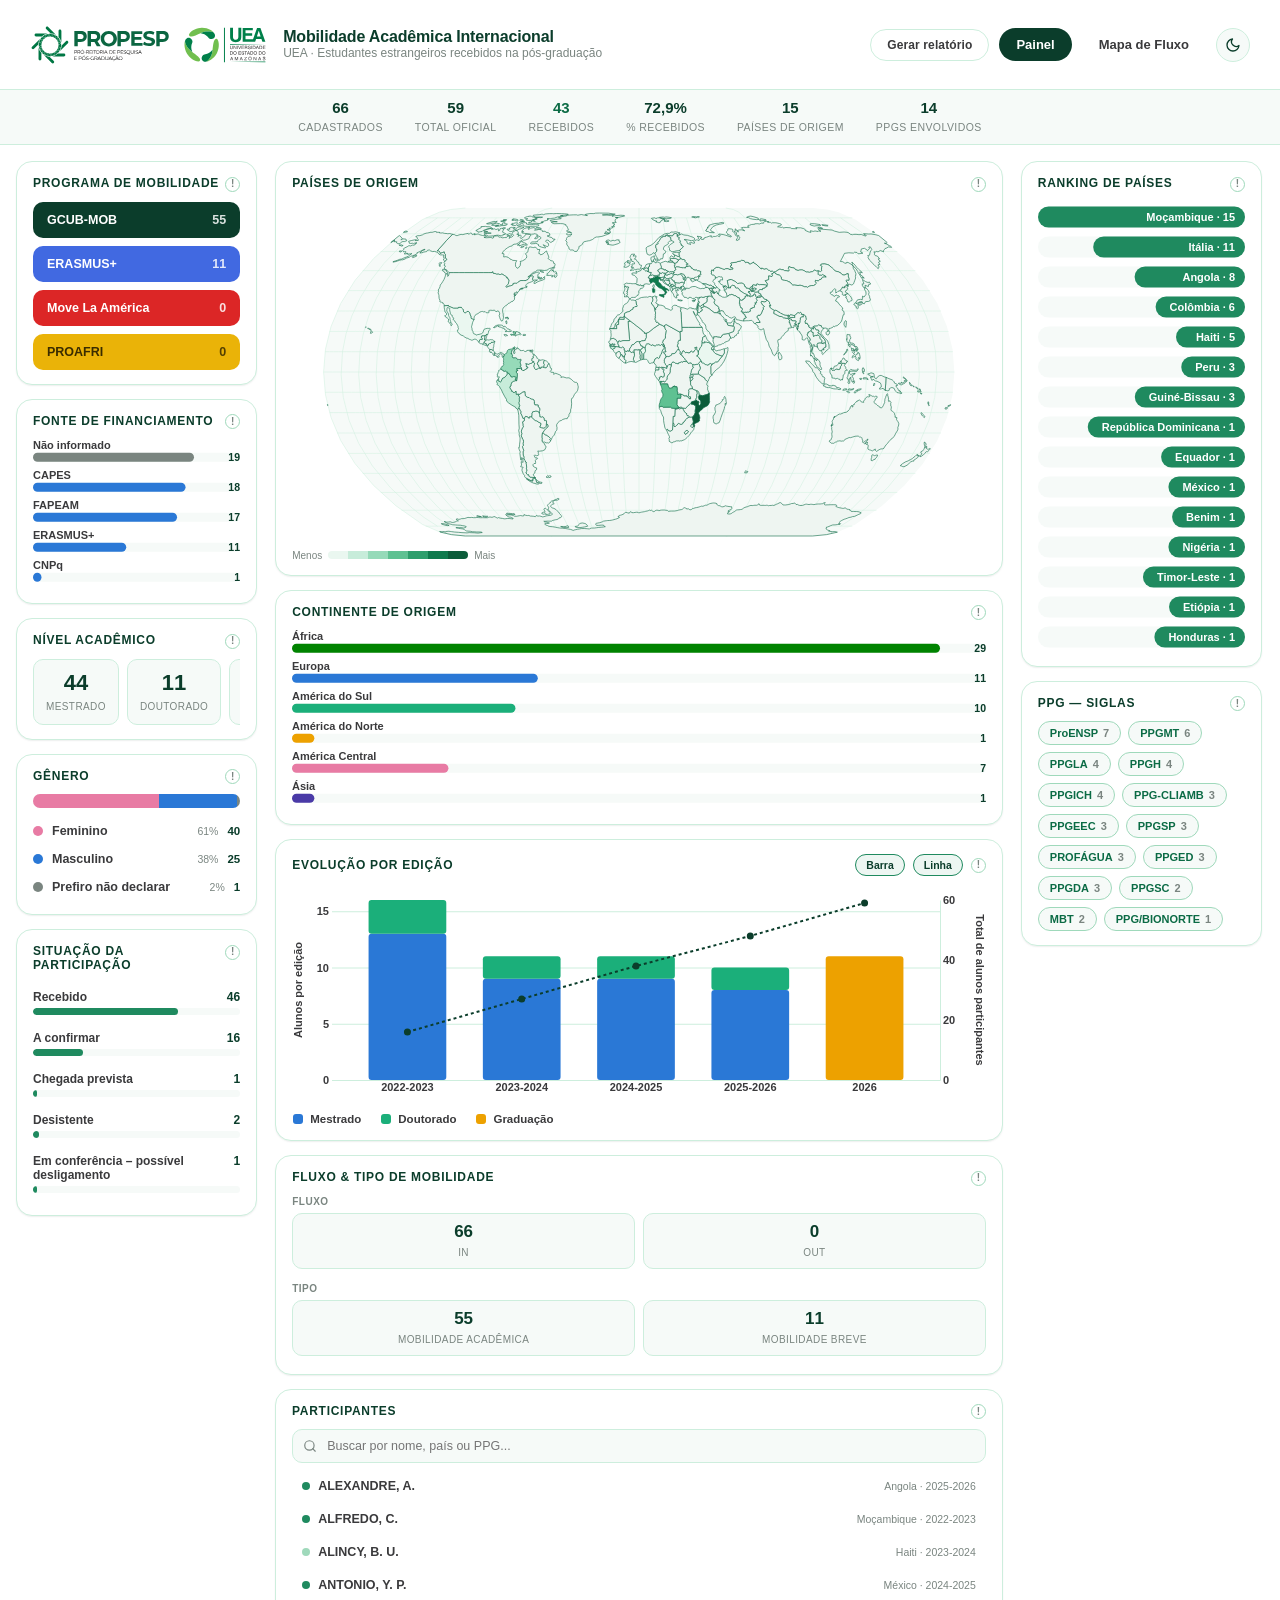
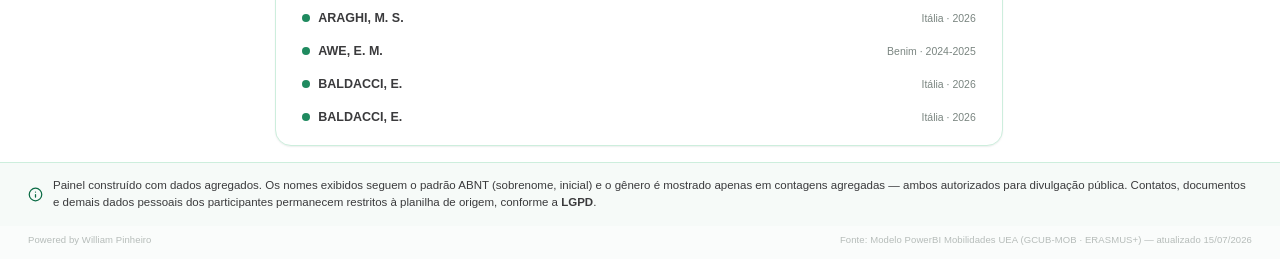
<file: index.html>
<!DOCTYPE html>
<html lang="pt-BR">
<head>
<meta charset="utf-8" />
<meta name="viewport" content="width=device-width, initial-scale=1" />
<script>(function(){var t=localStorage.getItem('mobuea-theme');if(t==='dark'||t==='light')document.documentElement.setAttribute('data-theme',t);})();</script>
<title>Mobilidade Acadêmica Internacional · UEA</title>
<link rel="stylesheet" href="css/style.css" />
</head>
<body>

<header class="topbar">
  <div class="topbar__brand">
    <img src="image/propespuea-logo.svg" alt="PROPESP UEA" class="topbar__logo" />
    <div class="topbar__title">
      <strong>Mobilidade Acadêmica Internacional</strong>
      <span>UEA · Estudantes estrangeiros recebidos na pós-graduação</span>
    </div>
  </div>

  <nav class="topbar__nav">
    <a href="relatorio.html" target="_blank" id="report-btn" class="btn btn--ghost">Gerar relatório</a>
    <a href="index.html" class="topbar__link is-active">Painel</a>
    <a href="flowmap.html" class="topbar__link">Mapa de Fluxo</a>
    <button type="button" id="theme-toggle" class="theme-toggle" aria-label="Alternar tema">
      <svg class="icon-sun" viewBox="0 0 24 24" fill="none" stroke="currentColor" stroke-width="2" stroke-linecap="round"><circle cx="12" cy="12" r="4"/><path d="M12 2v2M12 20v2M4.93 4.93l1.41 1.41M17.66 17.66l1.41 1.41M2 12h2M20 12h2M4.93 19.07l1.41-1.41M17.66 6.34l1.41-1.41"/></svg>
      <svg class="icon-moon" viewBox="0 0 24 24" fill="none" stroke="currentColor" stroke-width="2" stroke-linecap="round" stroke-linejoin="round"><path d="M21 12.79A9 9 0 1111.21 3 7 7 0 0021 12.79z"/></svg>
    </button>
  </nav>
</header>

<div class="statbar" id="topbar-stats"></div>
<div class="filters-bar" id="filters-bar"></div>

<main class="layout">
  <!-- Coluna esquerda -->
  <div class="col">
    <div class="panel">
      <div class="panel__header">
        <span class="panel__title">Programa de mobilidade</span>
        <span class="panel__hint"><span class="hint-icon" data-help="Status da base de cada programa. Clique para filtrar por programa de mobilidade.">!</span></span>
      </div>
      <div class="panel__body" id="modalidades-status"></div>
    </div>

    <div class="panel">
      <div class="panel__header">
        <span class="panel__title">Fonte de financiamento</span>
        <span class="panel__hint" id="financiamento-hint"></span>
      </div>
      <div class="panel__body" id="financiamento-bars"></div>
    </div>

    <div class="panel">
      <div class="panel__header">
        <span class="panel__title">Nível acadêmico</span>
        <span class="panel__hint"><span class="hint-icon" data-help="Clique num nível para filtrar todo o painel.">!</span></span>
      </div>
      <div class="panel__body">
        <div class="tile-grid" id="nivel-tiles"></div>
      </div>
    </div>

    <div class="panel">
      <div class="panel__header">
        <span class="panel__title">Gênero</span>
        <span class="panel__hint" id="genero-hint"></span>
      </div>
      <div class="panel__body">
        <div class="split-bar" id="genero-splitbar"></div>
        <div class="split-legend" id="genero-legend"></div>
      </div>
    </div>

    <div class="panel panel--grow">
      <div class="panel__header">
        <span class="panel__title">Situação da participação</span>
        <span class="panel__hint" id="situacao-total"></span>
      </div>
      <div class="panel__body" id="situacao-meters"></div>
    </div>
  </div>

  <!-- Coluna central: mapa + evolução -->
  <div class="col">
    <div class="panel panel--grow" style="min-height:360px;">
      <div class="panel__header">
        <span class="panel__title">Países de origem</span>
        <span class="panel__hint"><span class="hint-icon" data-help="Mostra apenas os registros aptos para indicadores oficiais. Passe o mouse sobre um país para ver o total.">!</span></span>
      </div>
      <div class="panel__body" style="overflow:visible;">
        <div id="map-container" style="width:100%; height:340px;"></div>
        <div class="map-legend">
          <span class="muted">Menos</span>
          <div class="map-legend__swatches" id="map-legend-swatches"></div>
          <span class="muted">Mais</span>
        </div>
      </div>
    </div>

    <div class="panel">
      <div class="panel__header">
        <span class="panel__title">Continente de Origem</span>
        <span class="panel__hint" id="continente-hint"></span>
      </div>
      <div class="panel__body" id="continente-bars"></div>
    </div>

    <div class="panel">
      <div class="panel__header">
        <span class="panel__title">Evolução por edição</span>
        <span class="panel__hint" style="display:inline-flex; align-items:center; gap:8px;">
          <button type="button" id="evolucao-toggle-bars" class="chart-toggle-btn is-active">Barra</button>
          <button type="button" id="evolucao-toggle-line" class="chart-toggle-btn is-active">Linha</button>
          <span class="hint-icon" data-help="Total oficial por edição, dividido em mestrado, doutorado e graduação. A linha pontilhada (eixo direito) mostra o total acumulado de alunos.">!</span>
        </span>
      </div>
      <div class="panel__body">
        <div id="evolucao-chart" style="width:100%; height:220px;"></div>
        <div class="flow-legend" id="evolucao-legend" style="padding:6px 0 0;"></div>
      </div>
    </div>

    <div class="panel">
      <div class="panel__header">
        <span class="panel__title">Fluxo &amp; Tipo de Mobilidade</span>
        <span class="panel__hint"><span class="hint-icon" data-help="Clique num cartão de fluxo ou tipo para filtrar o painel inteiro.">!</span></span>
      </div>
      <div class="panel__body">
        <div class="subgroup-label">Fluxo</div>
        <div class="mini-tiles" id="fluxo-tiles"></div>
        <div class="subgroup-label">Tipo</div>
        <div class="mini-tiles" id="tipo-tiles"></div>
      </div>
    </div>

    <div class="panel">
      <div class="panel__header">
        <span class="panel__title">Participantes</span>
        <span class="panel__hint" id="participantes-total"></span>
      </div>
      <div class="panel__body">
        <div class="search-box">
          <svg width="14" height="14" viewBox="0 0 24 24" fill="none" stroke="currentColor" stroke-width="2" stroke-linecap="round" stroke-linejoin="round"><circle cx="11" cy="11" r="8"/><path d="M21 21l-4.35-4.35"/></svg>
          <input type="text" id="participantes-search" placeholder="Buscar por nome, país ou PPG..." />
        </div>
        <div class="picklist" id="participantes-list" style="max-height: 260px;"></div>
      </div>
    </div>
  </div>

  <!-- Coluna direita: rankings -->
  <div class="col">
    <div class="panel panel--grow" style="min-height:220px;">
      <div class="panel__header">
        <span class="panel__title">Ranking de países</span>
        <span class="panel__hint" id="pais-total"></span>
      </div>
      <div class="panel__body" id="pais-rank"></div>
    </div>

    <div class="panel panel--grow" style="min-height:220px;">
      <div class="panel__header">
        <span class="panel__title">PPG — Siglas</span>
        <span class="panel__hint" id="ppgsiglas-hint"></span>
      </div>
      <div class="panel__body">
        <div class="badge-row" id="ppgsiglas-badges" style="margin-top:0;"></div>
      </div>
    </div>
  </div>
</main>

<div class="footer-notice">
  <svg width="15" height="15" viewBox="0 0 24 24" fill="none" stroke="currentColor" stroke-width="2" stroke-linecap="round" stroke-linejoin="round"><circle cx="12" cy="12" r="10"/><path d="M12 16v-4M12 8h.01"/></svg>
  <span>Painel construído com dados agregados. Os nomes exibidos seguem o padrão ABNT (sobrenome, inicial) e o gênero é mostrado apenas em contagens agregadas — ambos autorizados para divulgação pública. Contatos, documentos e demais dados pessoais dos participantes permanecem restritos à planilha de origem, conforme a <strong>LGPD</strong>.</span>
</div>
<div class="site-credit"><span>Powered by William Pinheiro</span><span>Fonte: Modelo PowerBI Mobilidades UEA (GCUB-MOB · ERASMUS+) — atualizado 15/07/2026</span></div>
<div class="viz-tooltip" id="viz-tooltip"></div>

<script src="lib/d3.v7.min.js"></script>
<script src="lib/topojson-client.min.js"></script>
<script src="js/data.js"></script>
<script src="js/main.js"></script>
</body>
</html>
</file>
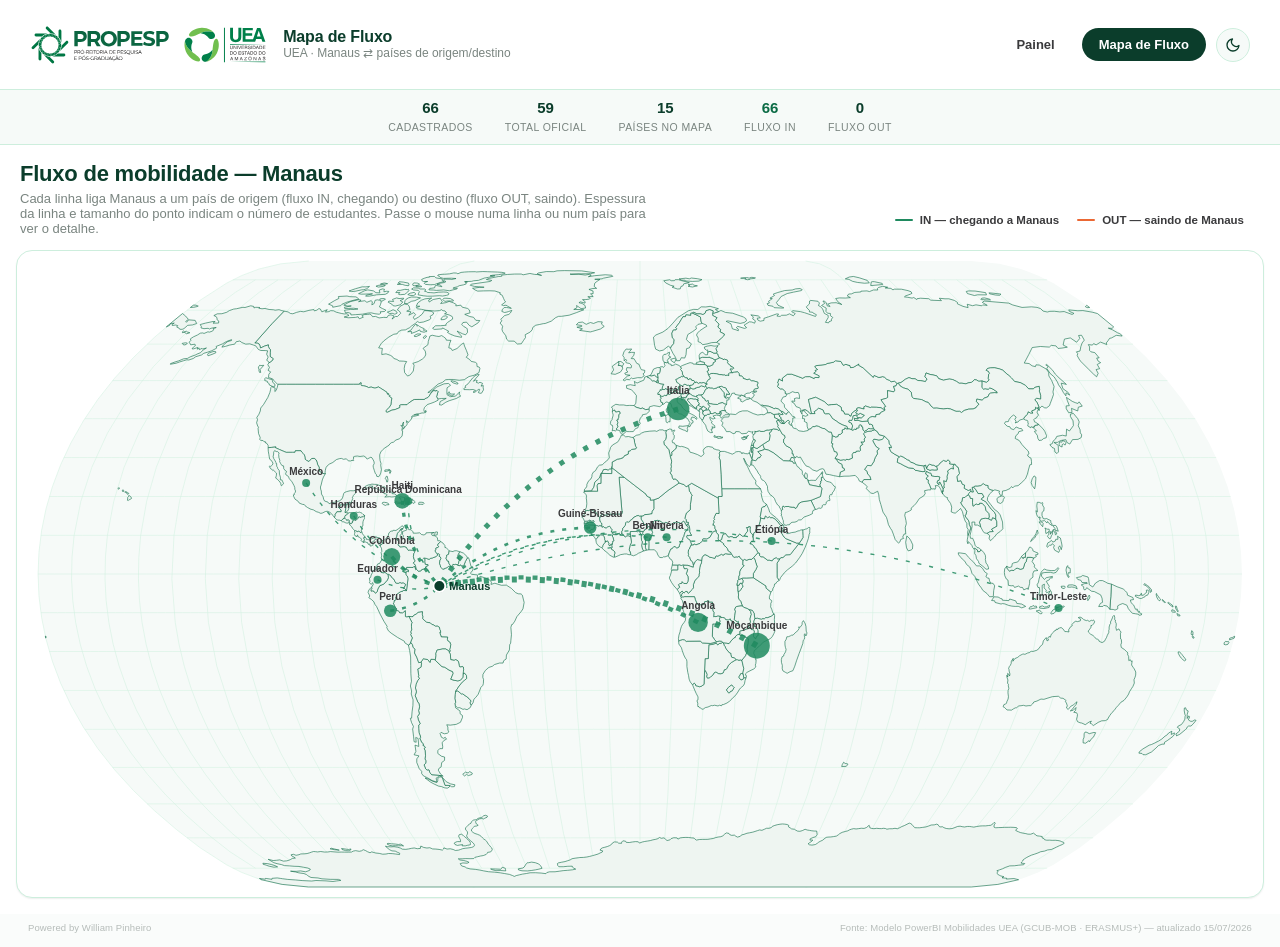
<file: flowmap.html>
<!DOCTYPE html>
<html lang="pt-BR">
<head>
<meta charset="utf-8" />
<meta name="viewport" content="width=device-width, initial-scale=1" />
<script>(function(){var t=localStorage.getItem('mobuea-theme');if(t==='dark'||t==='light')document.documentElement.setAttribute('data-theme',t);})();</script>
<title>Mapa de Fluxo · Mobilidade UEA</title>
<link rel="stylesheet" href="css/style.css" />
</head>
<body>

<header class="topbar">
  <div class="topbar__brand">
    <img src="image/propespuea-logo.svg" alt="PROPESP UEA" class="topbar__logo" />
    <div class="topbar__title">
      <strong>Mapa de Fluxo</strong>
      <span>UEA · Manaus ⇄ países de origem/destino</span>
    </div>
  </div>

  <nav class="topbar__nav">
    <a href="index.html" class="topbar__link">Painel</a>
    <a href="flowmap.html" class="topbar__link is-active">Mapa de Fluxo</a>
    <button type="button" id="theme-toggle" class="theme-toggle" aria-label="Alternar tema">
      <svg class="icon-sun" viewBox="0 0 24 24" fill="none" stroke="currentColor" stroke-width="2" stroke-linecap="round"><circle cx="12" cy="12" r="4"/><path d="M12 2v2M12 20v2M4.93 4.93l1.41 1.41M17.66 17.66l1.41 1.41M2 12h2M20 12h2M4.93 19.07l1.41-1.41M17.66 6.34l1.41-1.41"/></svg>
      <svg class="icon-moon" viewBox="0 0 24 24" fill="none" stroke="currentColor" stroke-width="2" stroke-linecap="round" stroke-linejoin="round"><path d="M21 12.79A9 9 0 1111.21 3 7 7 0 0021 12.79z"/></svg>
    </button>
  </nav>
</header>

<div class="statbar" id="topbar-stats"></div>
<div class="filters-bar" id="filters-bar"></div>

<main class="flow-page">
  <div class="flow-hero">
    <div>
      <h1>Fluxo de mobilidade — Manaus</h1>
      <p>Cada linha liga Manaus a um país de origem (fluxo IN, chegando) ou destino (fluxo OUT, saindo). Espessura da linha e tamanho do ponto indicam o número de estudantes. Passe o mouse numa linha ou num país para ver o detalhe.</p>
    </div>
    <div class="flow-legend" id="flow-legend"></div>
  </div>

  <div class="panel panel--flush flow-map-wrap">
    <div id="flow-chart"></div>
  </div>
</main>

<div class="site-credit"><span>Powered by William Pinheiro</span><span>Fonte: Modelo PowerBI Mobilidades UEA (GCUB-MOB · ERASMUS+) — atualizado 15/07/2026</span></div>
<div class="viz-tooltip" id="viz-tooltip"></div>

<script src="lib/d3.v7.min.js"></script>
<script src="lib/topojson-client.min.js"></script>
<script src="js/data.js"></script>
<script src="js/flowmap.js"></script>
</body>
</html>
</file>
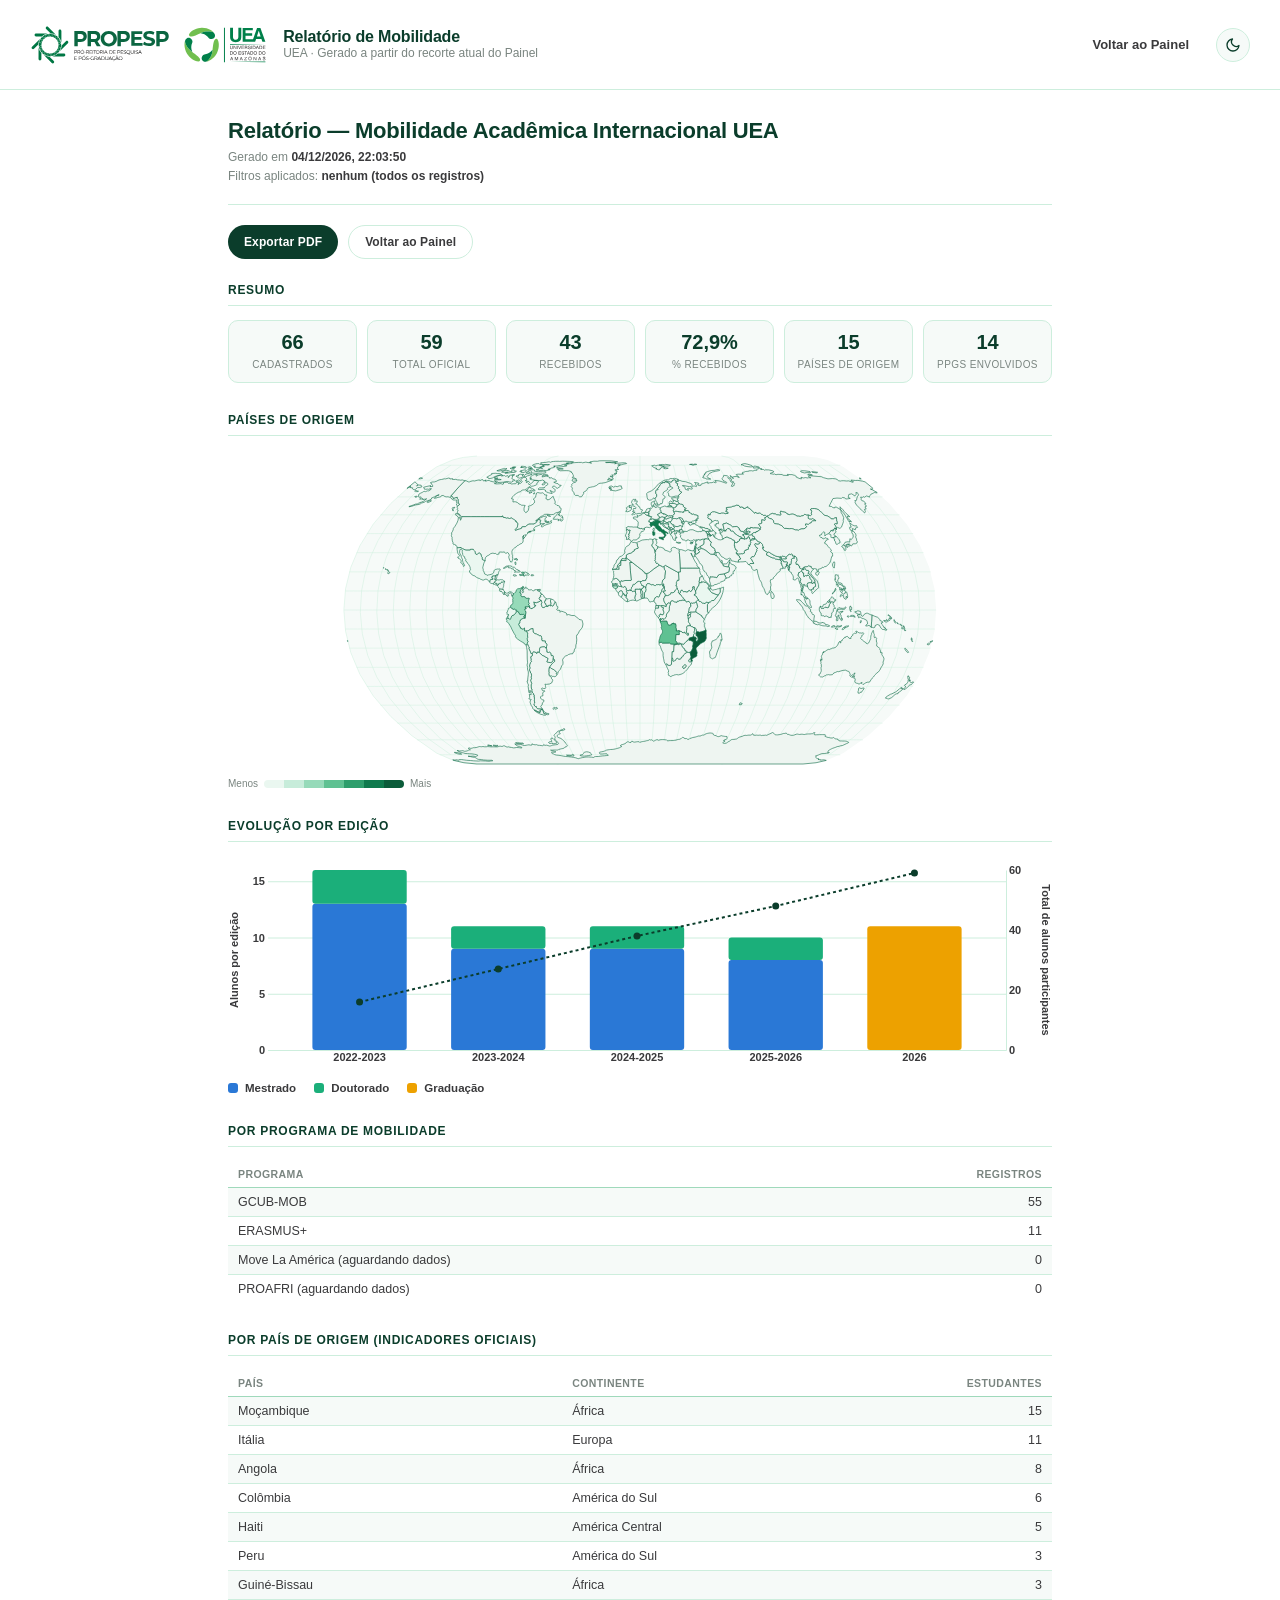
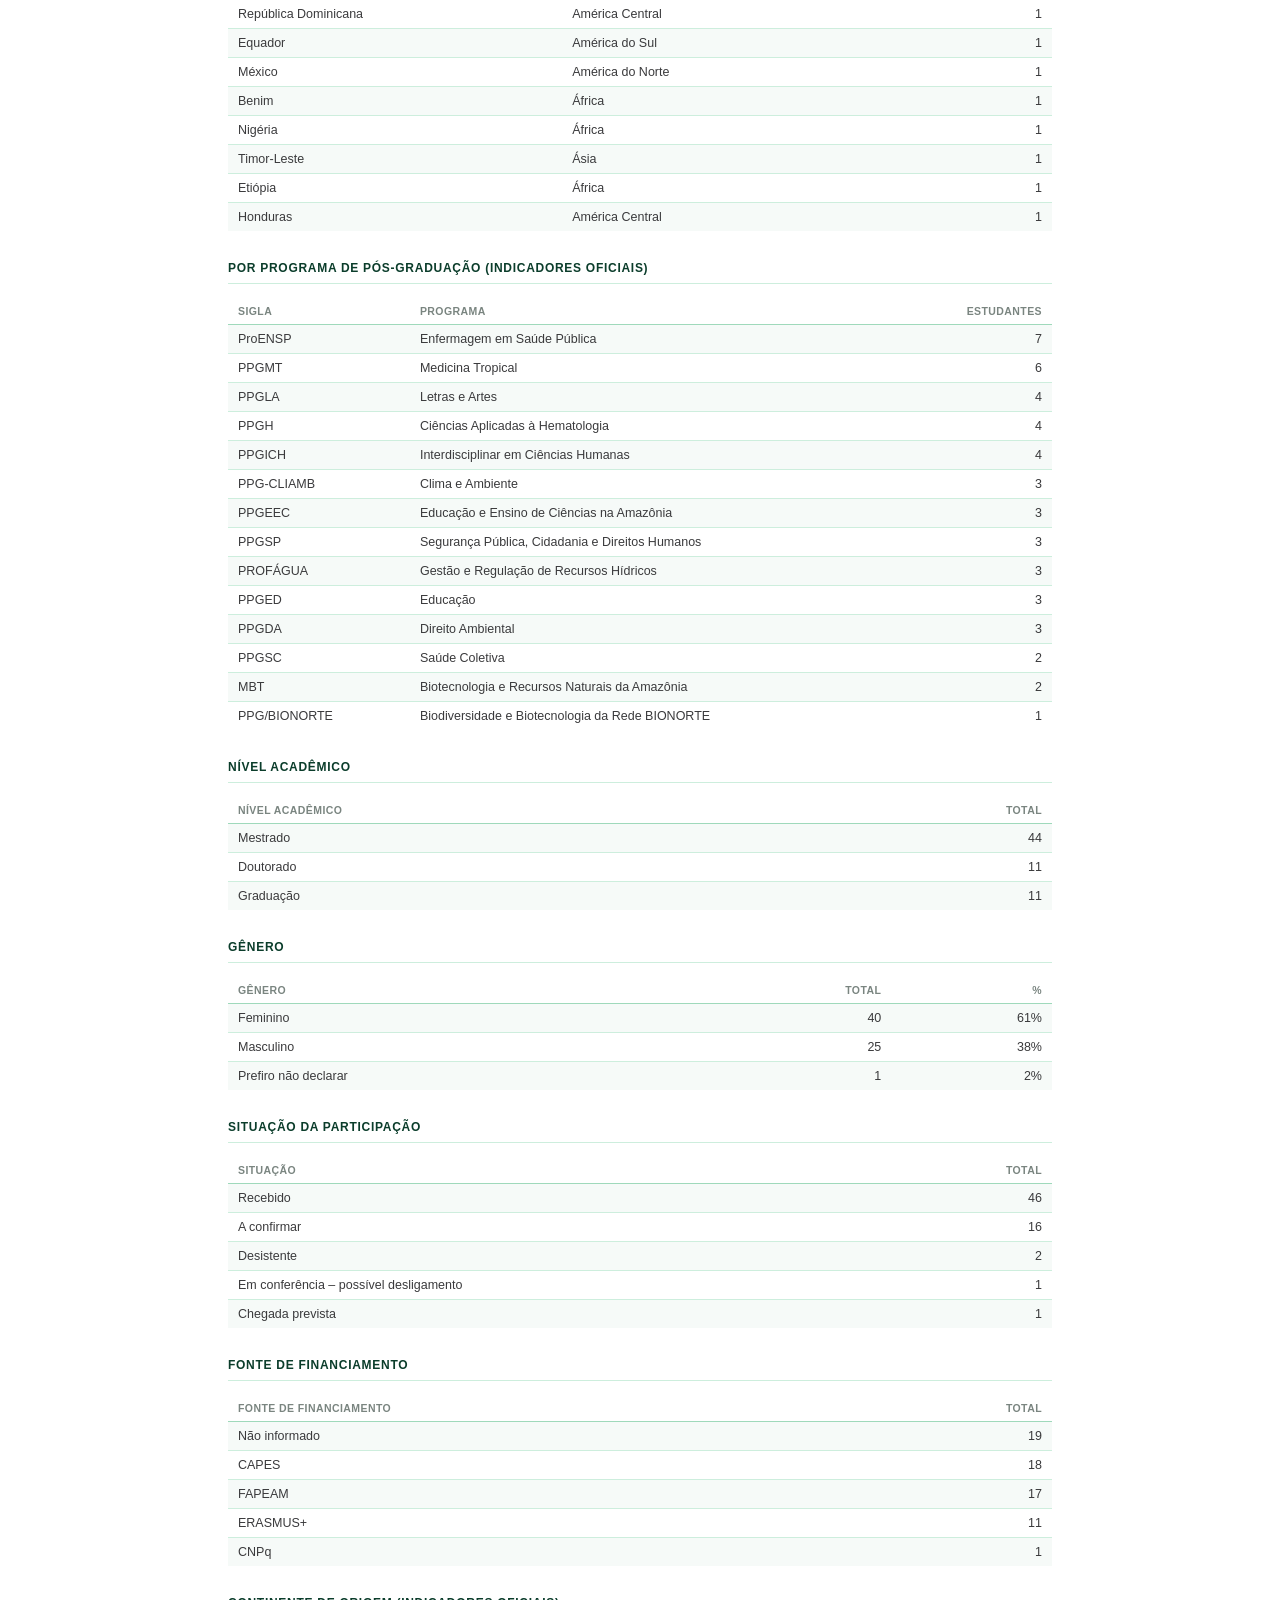
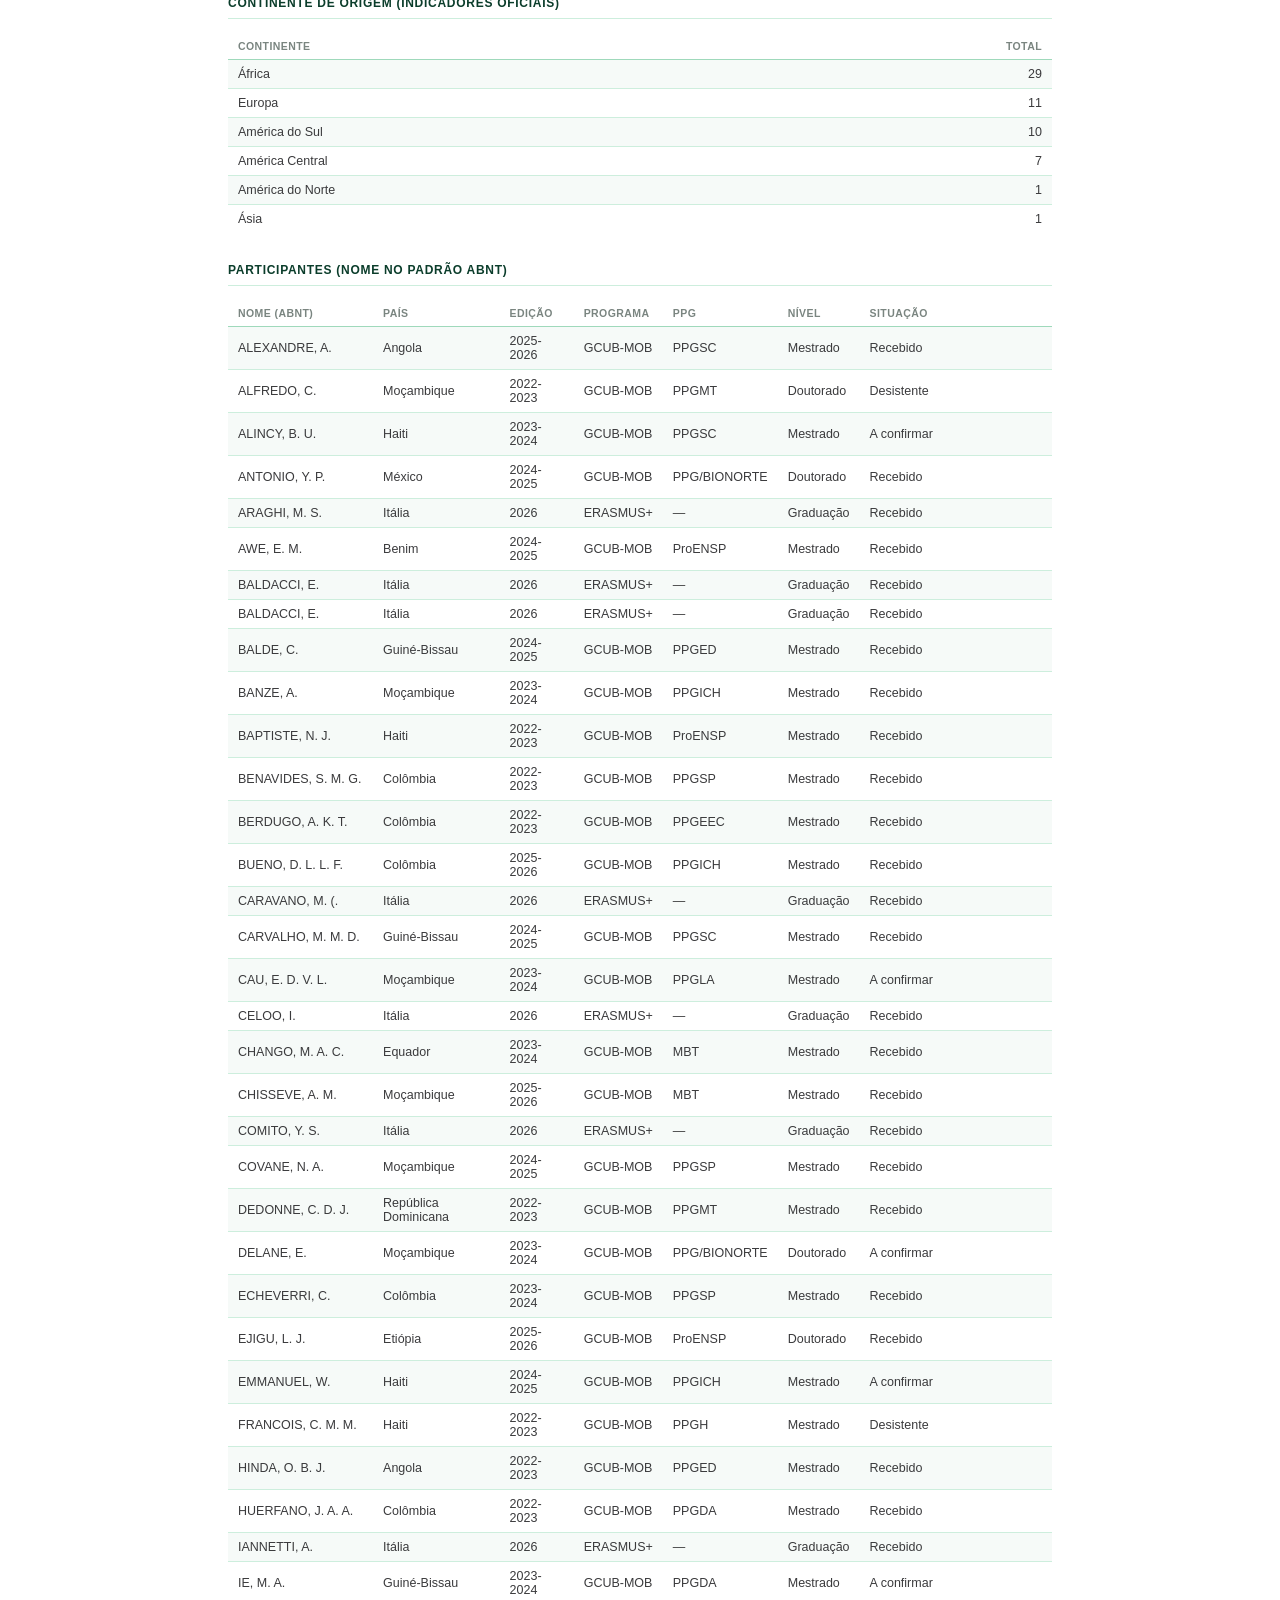
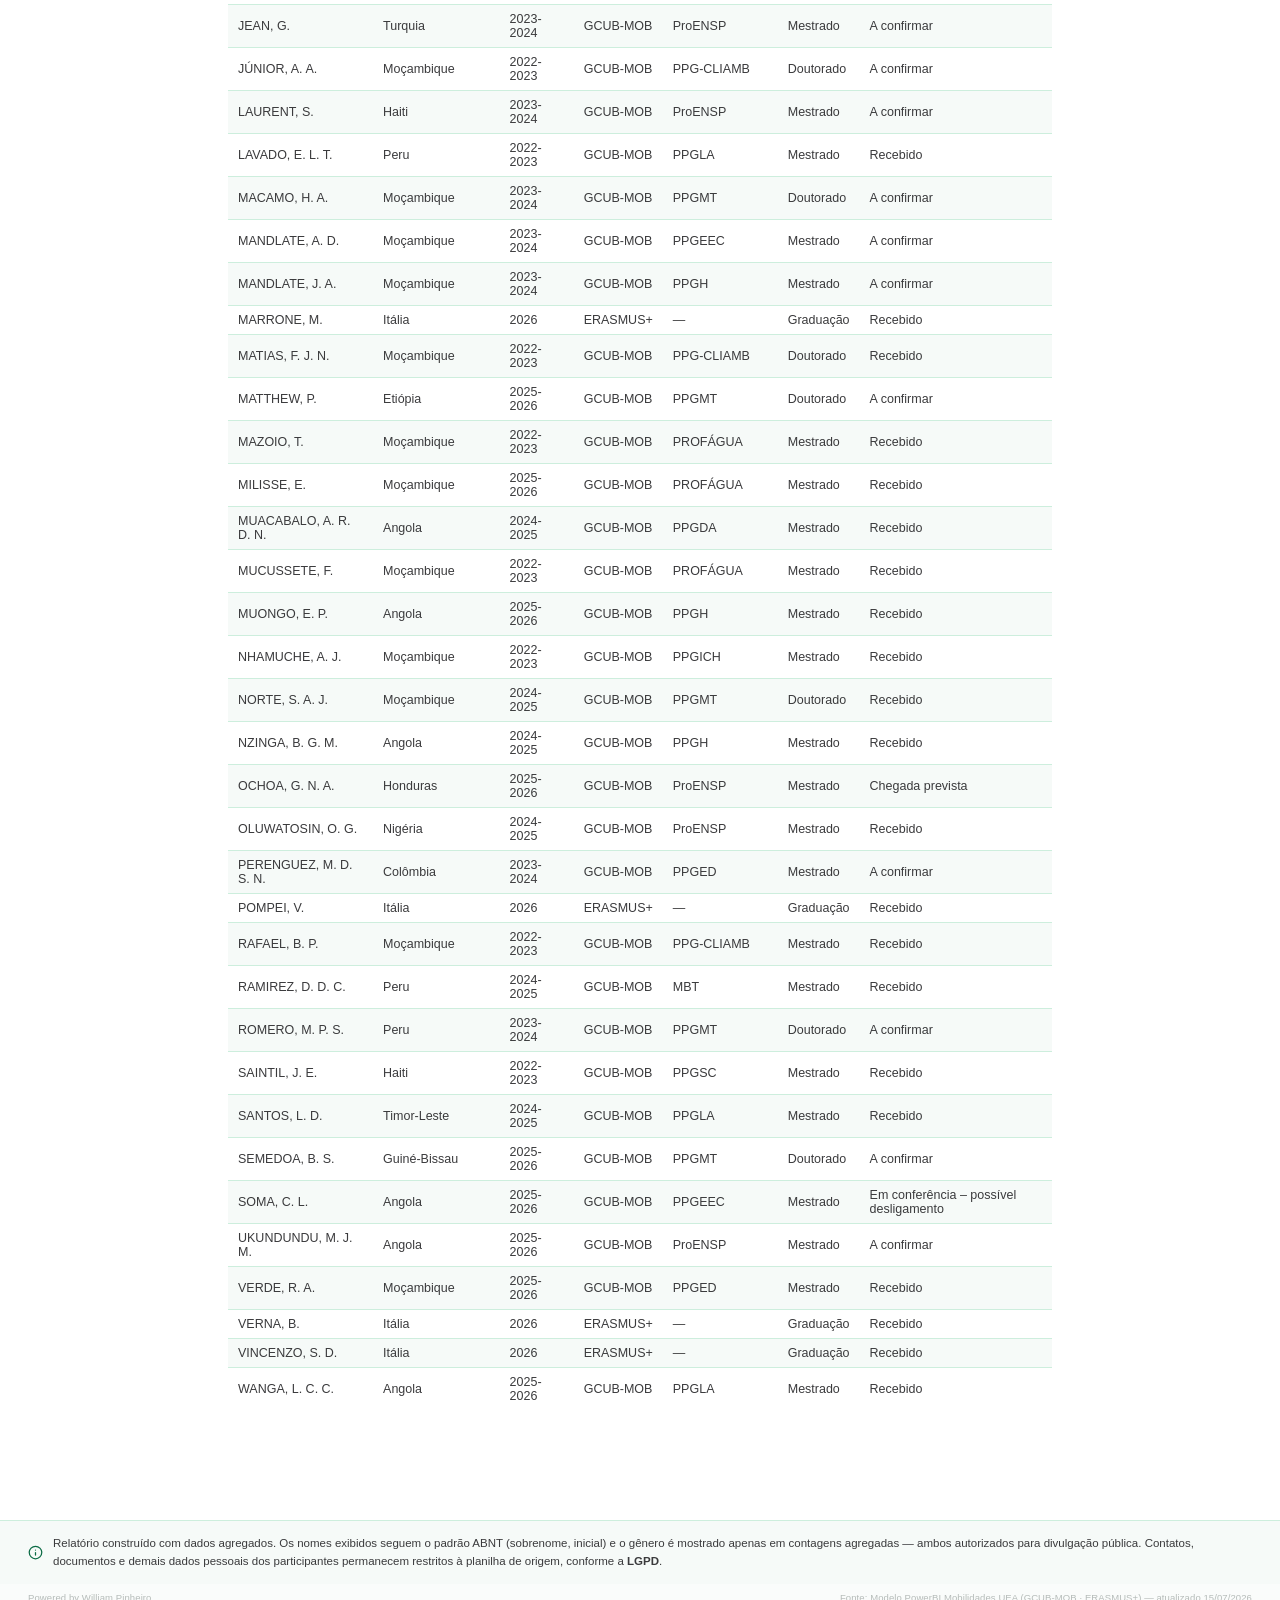
<file: relatorio.html>
<!DOCTYPE html>
<html lang="pt-BR">
<head>
<meta charset="utf-8" />
<meta name="viewport" content="width=device-width, initial-scale=1" />
<meta name="robots" content="noindex, nofollow" />
<script>(function(){var t=localStorage.getItem('mobuea-theme');if(t==='dark'||t==='light')document.documentElement.setAttribute('data-theme',t);})();</script>
<title>Relatório · Mobilidade UEA</title>
<link rel="stylesheet" href="css/style.css" />
</head>
<body>

<header class="topbar">
  <div class="topbar__brand">
    <img src="image/propespuea-logo.svg" alt="PROPESP UEA" class="topbar__logo" />
    <div class="topbar__title">
      <strong>Relatório de Mobilidade</strong>
      <span>UEA · Gerado a partir do recorte atual do Painel</span>
    </div>
  </div>
  <nav class="topbar__nav">
    <a href="index.html" class="topbar__link">Voltar ao Painel</a>
    <button type="button" id="theme-toggle" class="theme-toggle" aria-label="Alternar tema">
      <svg class="icon-sun" viewBox="0 0 24 24" fill="none" stroke="currentColor" stroke-width="2" stroke-linecap="round"><circle cx="12" cy="12" r="4"/><path d="M12 2v2M12 20v2M4.93 4.93l1.41 1.41M17.66 17.66l1.41 1.41M2 12h2M20 12h2M4.93 19.07l1.41-1.41M17.66 6.34l1.41-1.41"/></svg>
      <svg class="icon-moon" viewBox="0 0 24 24" fill="none" stroke="currentColor" stroke-width="2" stroke-linecap="round" stroke-linejoin="round"><path d="M21 12.79A9 9 0 1111.21 3 7 7 0 0021 12.79z"/></svg>
    </button>
  </nav>
</header>

<main class="report-page">
  <div class="report-header">
    <h1>Relatório — Mobilidade Acadêmica Internacional UEA</h1>
    <div class="meta" id="report-meta"></div>
  </div>

  <div class="report-actions">
    <button type="button" class="btn" id="export-pdf-btn">Exportar PDF</button>
    <a href="index.html" class="btn btn--ghost">Voltar ao Painel</a>
  </div>

  <div class="report-section">
    <h2>Resumo</h2>
    <div class="report-kpis" id="report-kpis"></div>
  </div>

  <div class="report-section">
    <h2>Países de origem</h2>
    <div id="map-container" style="width:100%; height:320px;"></div>
    <div class="map-legend">
      <span class="muted">Menos</span>
      <div class="map-legend__swatches" id="map-legend-swatches"></div>
      <span class="muted">Mais</span>
    </div>
  </div>

  <div class="report-section">
    <h2>Evolução por edição</h2>
    <div id="evolucao-chart" style="width:100%; height:220px;"></div>
    <div class="flow-legend" id="evolucao-legend" style="padding:6px 0 0;"></div>
  </div>

  <div class="report-section">
    <h2>Por programa de mobilidade</h2>
    <table class="report-table" id="tbl-modalidade"></table>
  </div>

  <div class="report-section">
    <h2>Por país de origem (indicadores oficiais)</h2>
    <table class="report-table" id="tbl-pais"></table>
  </div>

  <div class="report-section">
    <h2>Por programa de pós-graduação (indicadores oficiais)</h2>
    <table class="report-table" id="tbl-ppg"></table>
  </div>

  <div class="report-section">
    <h2>Nível acadêmico</h2>
    <table class="report-table" id="tbl-nivel"></table>
  </div>

  <div class="report-section">
    <h2>Gênero</h2>
    <table class="report-table" id="tbl-genero"></table>
  </div>

  <div class="report-section">
    <h2>Situação da participação</h2>
    <table class="report-table" id="tbl-situacao"></table>
  </div>

  <div class="report-section">
    <h2>Fonte de financiamento</h2>
    <table class="report-table" id="tbl-financiamento"></table>
  </div>

  <div class="report-section">
    <h2>Continente de origem (indicadores oficiais)</h2>
    <table class="report-table" id="tbl-continente"></table>
  </div>

  <div class="report-section">
    <h2>Participantes (nome no padrão ABNT)</h2>
    <table class="report-table" id="tbl-participantes"></table>
  </div>
</main>

<div class="footer-notice">
  <svg width="15" height="15" viewBox="0 0 24 24" fill="none" stroke="currentColor" stroke-width="2" stroke-linecap="round" stroke-linejoin="round"><circle cx="12" cy="12" r="10"/><path d="M12 16v-4M12 8h.01"/></svg>
  <span>Relatório construído com dados agregados. Os nomes exibidos seguem o padrão ABNT (sobrenome, inicial) e o gênero é mostrado apenas em contagens agregadas — ambos autorizados para divulgação pública. Contatos, documentos e demais dados pessoais dos participantes permanecem restritos à planilha de origem, conforme a <strong>LGPD</strong>.</span>
</div>
<div class="site-credit"><span>Powered by William Pinheiro</span><span>Fonte: Modelo PowerBI Mobilidades UEA (GCUB-MOB · ERASMUS+) — atualizado 15/07/2026</span></div>
<div class="viz-tooltip" id="viz-tooltip"></div>

<script src="lib/d3.v7.min.js"></script>
<script src="lib/topojson-client.min.js"></script>
<script src="js/data.js"></script>
<script src="js/relatorio.js"></script>
</body>
</html>
</file>
<file: css/style.css>
/* ==========================================================================
   design-dash-uea — tokens de design (genérico, sem nada específico de
   domínio). Copie este bloco inteiro para o topo do CSS de qualquer novo
   dashboard que deva seguir a mesma identidade visual "PROPESP/UEA".

   Fonte original: DASHBOARD PROSPECÇAO/docs/css/style.css (:root e blocos
   de tema escuro). Extraído em 2026-08-28.
   ========================================================================== */

:root {
  color-scheme: light;

  /* superfícies */
  --surface-page: #ffffff;
  --surface-panel: #ffffff;
  --surface-alt: #f6faf8;
  --surface-hover: #eef8f2;

  /* tinta / texto */
  --ink-primary: #0b3d2b;      /* verde escuro — títulos, valores em destaque */
  --ink-secondary: #3a3a3c;    /* cinza escuro — corpo de texto */
  --ink-muted: #7a8580;        /* cinza médio — legendas, eixos, metadados */
  --ink-on-accent: #ffffff;

  /* bordas */
  --border-hairline: #cdeedd;  /* verde claro, fino — quase todo painel */
  --border-strong: #9fd9bb;    /* hover / estado ativo */

  /* acento interativo */
  --accent: #1f8a5f;
  --accent-strong: #0b6b45;    /* hover de botão primário, links */
  --accent-wash: rgba(31, 138, 95, 0.08);  /* fundo de item selecionado */

  /* paleta categórica (séries / linhas em gráficos) — 8 cores, a 8ª é
     sempre reservada pro bucket "outras" */
  --cat-1: #2a78d6; /* azul */
  --cat-2: #eb6834; /* laranja */
  --cat-3: #1baf7a; /* água */
  --cat-4: #eda100; /* amarelo */
  --cat-5: #e87ba4; /* magenta */
  --cat-6: #008300; /* verde */
  --cat-7: #4a3aa7; /* violeta */
  --cat-8: #e34948; /* vermelho — reservado p/ bucket "Outras" */

  /* sequencial (mapas de calor / choropleth), 7 degradês do mesmo verde */
  --chart-seq-1: #eaf7f0; --chart-seq-2: #c7ecda; --chart-seq-3: #96dab9;
  --chart-seq-4: #5fc192; --chart-seq-5: #2e9e6c; --chart-seq-6: #0f7a4d;
  --chart-seq-7: #0b5c3a;

  /* cromo neutro de mapas/gráficos (lido via JS, não entende var() em SVG) */
  --chart-map-fill: #eef5f1;
  --chart-map-border: #0b6b45; /* ALTO CONTRASTE com o fill — ver seção 8 do
                                   README-DESIGN.txt: nunca deixe fill×border
                                   quase iguais, some em projeção/datashow */
  --chart-node-neutral: #0b3d2b;

  /* geometria */
  --radius-sm: 10px;
  --radius-md: 16px;
  --radius-lg: 22px;
  --radius-pill: 999px;

  /* sombra sutil, sempre tingida da tinta primária (nunca preto puro) */
  --shadow-sm: 0 1px 2px rgba(11, 61, 43, 0.05), 0 1px 1px rgba(11, 61, 43, 0.03);
  --shadow-md: 0 8px 24px rgba(11, 61, 43, 0.08);
  --shadow-lift: 0 12px 32px rgba(11, 61, 43, 0.14); /* tooltip, painel flutuante */

  /* motion — 1 única curva de easing usada em tudo, "estilo Apple" */
  --ease: cubic-bezier(0.32, 0.72, 0, 1);
  --dur-fast: 160ms;  /* hover, toggle */
  --dur-mid: 280ms;   /* fill de barra/mapa, box-shadow */
  --dur-slow: 480ms;  /* entrada dos painéis ao carregar a página */

  --font: -apple-system, BlinkMacSystemFont, "SF Pro Display", "SF Pro Text",
    "Segoe UI", "Helvetica Neue", Arial, sans-serif;

  --topbar-h: 10vh;
  --topbar-bg: rgba(255, 255, 255, 0.9);
}

/* ---------- tema escuro: mesmos tokens, alta legibilidade ----------
   Redefinido em DOIS lugares de propósito (ver seção 9 do
   README-DESIGN.txt): 1) media query, pra seguir o SO por padrão; 2)
   atributo [data-theme="dark"], pra permitir forçar via toggle + localStorage,
   escrevendo por cima da preferência do SO. */
@media (prefers-color-scheme: dark) {
  :root:not([data-theme="light"]) {
    color-scheme: dark;
    --surface-page: #0a100c;
    --surface-panel: #101712;
    --surface-alt: #171f1a;
    --surface-hover: #1e2921;

    --ink-primary: #7fe8ab;
    --ink-secondary: #e7ebe8;
    --ink-muted: #93a196;
    --ink-on-accent: #06120a;

    --border-hairline: #24352b;
    --border-strong: #3a5a45;

    --accent: #34d399;
    --accent-strong: #6ee7b8;
    --accent-wash: rgba(52, 211, 153, 0.16);

    --cat-1: #3987e5; --cat-2: #d95926; --cat-3: #199e70; --cat-4: #c98500;
    --cat-5: #d55181; --cat-6: #14a814; --cat-7: #9085e9; --cat-8: #e66767;

    --shadow-sm: 0 1px 2px rgba(0, 0, 0, 0.5), 0 1px 1px rgba(0, 0, 0, 0.35);
    --shadow-md: 0 8px 24px rgba(0, 0, 0, 0.55);
    --shadow-lift: 0 12px 36px rgba(0, 0, 0, 0.65);

    --chart-map-fill: #1c2620;
    --chart-map-border: #6ee7b8; /* agora CLARO sobre fundo escuro */
    --chart-node-neutral: #e7ebe8;
    --chart-seq-1: #142a20; --chart-seq-2: #164028; --chart-seq-3: #185c34;
    --chart-seq-4: #1c7d40; --chart-seq-5: #26a352; --chart-seq-6: #4bc873;
    --chart-seq-7: #8de6a5;

    --topbar-bg: rgba(10, 16, 12, 0.86);
  }
}
:root[data-theme="dark"] {
  color-scheme: dark;
  --surface-page: #0a100c;
  --surface-panel: #101712;
  --surface-alt: #171f1a;
  --surface-hover: #1e2921;

  --ink-primary: #7fe8ab;
  --ink-secondary: #e7ebe8;
  --ink-muted: #93a196;
  --ink-on-accent: #06120a;

  --border-hairline: #24352b;
  --border-strong: #3a5a45;

  --accent: #34d399;
  --accent-strong: #6ee7b8;
  --accent-wash: rgba(52, 211, 153, 0.16);

  --cat-1: #3987e5; --cat-2: #d95926; --cat-3: #199e70; --cat-4: #c98500;
  --cat-5: #d55181; --cat-6: #14a814; --cat-7: #9085e9; --cat-8: #e66767;

  --shadow-sm: 0 1px 2px rgba(0, 0, 0, 0.5), 0 1px 1px rgba(0, 0, 0, 0.35);
  --shadow-md: 0 8px 24px rgba(0, 0, 0, 0.55);
  --shadow-lift: 0 12px 36px rgba(0, 0, 0, 0.65);

  --chart-map-fill: #1c2620;
  --chart-map-border: #6ee7b8;
  --chart-node-neutral: #e7ebe8;
  --chart-seq-1: #142a20; --chart-seq-2: #164028; --chart-seq-3: #185c34;
  --chart-seq-4: #1c7d40; --chart-seq-5: #26a352; --chart-seq-6: #4bc873;
  --chart-seq-7: #8de6a5;

  --topbar-bg: rgba(10, 16, 12, 0.86);
}

/* ---------- reset mínimo + tipografia base ---------- */
* { box-sizing: border-box; }

html, body {
  margin: 0;
  padding: 0;
  min-height: 100%;
  background: var(--surface-page);
  color: var(--ink-secondary);
  font-family: var(--font);
  -webkit-font-smoothing: antialiased;
}

::selection { background: var(--accent-wash); color: var(--ink-primary); }

h1, h2, h3 { color: var(--ink-primary); margin: 0; font-weight: 700; letter-spacing: -0.01em; }
.text-xs { font-size: 10.5px; }
.text-sm { font-size: 12.5px; }
.text-md { font-size: 14px; }
.text-lg { font-size: 18px; }
.text-xl { font-size: 26px; }
.muted { color: var(--ink-muted); }
.strong { color: var(--ink-primary); font-weight: 700; }

/* scrollbars finas, discretas — combina com a estética "clean" */
* { scrollbar-width: thin; scrollbar-color: var(--border-strong) transparent; }
*::-webkit-scrollbar { width: 6px; height: 6px; }
*::-webkit-scrollbar-thumb { background: var(--border-strong); border-radius: var(--radius-pill); }
*::-webkit-scrollbar-track { background: transparent; }
/* ==========================================================================
   design-dash-uea — componentes base (genéricos, reaproveitáveis em
   qualquer dashboard novo). Depende dos tokens em design-tokens.css —
   carregue esse arquivo ANTES deste.

   Não inclui: Sankey, mapa/globo D3, flowmap, página de perfil — esses são
   específicos do dashboard de prospecção original. Peça o skill para
   adaptar esses gráficos sob demanda (ver SKILL.md, seção "Gráficos D3").
   ========================================================================== */

/* ==========================================================================
   Barra superior (topbar)
   ========================================================================== */
.topbar {
  height: var(--topbar-h);
  min-height: 56px;
  display: flex;
  align-items: center;
  justify-content: space-between;
  padding: 0 28px;
  background: var(--topbar-bg);
  backdrop-filter: saturate(180%) blur(14px);
  border-bottom: 1px solid var(--border-hairline);
  position: relative;
  z-index: 20;
}

.topbar__brand { display: flex; align-items: center; gap: 14px; }
.topbar__logo { height: calc(var(--topbar-h) * 0.6); max-height: 44px; width: auto; display: block; }
.topbar__title { display: flex; flex-direction: column; line-height: 1.15; }
.topbar__title strong { color: var(--ink-primary); font-size: 16px; font-weight: 700; letter-spacing: -0.01em; }
.topbar__title span { color: var(--ink-muted); font-size: 12px; font-weight: 500; }

.topbar__nav { display: flex; align-items: center; gap: 10px; }
.topbar__link {
  font-size: 13px; font-weight: 600; color: var(--ink-secondary);
  text-decoration: none; padding: 8px 16px; border-radius: var(--radius-pill);
  border: 1px solid transparent; transition: all var(--dur-fast) var(--ease);
}
.topbar__link:hover { background: var(--surface-hover); border-color: var(--border-hairline); }
.topbar__link.is-active { background: var(--ink-primary); color: var(--ink-on-accent); }

.topbar__back {
  display: flex; align-items: center; gap: 6px;
  font-size: 13px; font-weight: 700; color: var(--ink-secondary);
  text-decoration: none; padding: 8px 14px; border-radius: var(--radius-pill);
  border: 1px solid var(--border-hairline); margin-right: 8px;
  transition: all var(--dur-fast) var(--ease);
}
.topbar__back:hover { background: var(--surface-hover); border-color: var(--border-strong); color: var(--ink-primary); }

/* segunda barra opcional, logo abaixo do topbar — cards de estatística */
.statbar {
  display: flex; align-items: center; gap: 32px;
  min-height: 40px;
  padding: 10px 28px;
  background: var(--surface-alt);
  border-bottom: 1px solid var(--border-hairline);
  position: relative; z-index: 19;
}
.topbar__stat { text-align: left; line-height: 1.1; }
.topbar__stat b { display: block; font-size: 15px; color: var(--ink-primary); font-variant-numeric: tabular-nums; }
.topbar__stat small { font-size: 10.5px; color: var(--ink-muted); text-transform: uppercase; letter-spacing: 0.04em; }

/* botão circular de tema (sol/lua) — ver theme-toggle.md pro HTML+JS */
.theme-toggle {
  display: flex; align-items: center; justify-content: center;
  width: 34px; height: 34px; flex: none; margin-right: 2px;
  border-radius: 50%; border: 1px solid var(--border-hairline);
  background: var(--surface-alt); color: var(--ink-primary);
  cursor: pointer; transition: all var(--dur-fast) var(--ease);
}
.theme-toggle:hover { background: var(--surface-hover); border-color: var(--border-strong); transform: translateY(-1px); }
.theme-toggle svg { width: 16px; height: 16px; }
.theme-toggle .icon-sun { display: none; }
.theme-toggle .icon-moon { display: block; }
:root[data-theme="dark"] .theme-toggle .icon-sun { display: block; }
:root[data-theme="dark"] .theme-toggle .icon-moon { display: none; }

.site-credit {
  display: flex; align-items: baseline; justify-content: space-between; gap: 12px;
  padding: 8px 28px 14px; font-size: 9.5px; font-weight: 500; color: var(--ink-muted);
  opacity: 0.55; letter-spacing: 0.01em; background: var(--surface-alt);
}

/* ==========================================================================
   Layout de grid 3 colunas (página principal, "20fr 60fr 20fr" — ver
   README-DESIGN.txt seção 4 pras variações: 30fr 40fr 30fr numa página de
   perfil, 1 coluna full-bleed numa página de mapa/globo)
   ========================================================================== */
.layout {
  min-height: calc(100vh - var(--topbar-h));
  display: grid;
  grid-template-columns: 20fr 60fr 20fr;
  gap: 16px;
  padding: 16px;
  align-items: start;
}
.layout--profile { grid-template-columns: 30fr 40fr 30fr; }

.col { min-width: 0; display: flex; flex-direction: column; gap: 14px; overflow: visible; padding-right: 2px; }

@media (max-width: 980px) {
  .layout { grid-template-columns: 1fr; }
}

/* ==========================================================================
   Cartões / painéis — o átomo visual de todo o dashboard
   ========================================================================== */
.panel {
  background: var(--surface-panel);
  border: 1px solid var(--border-hairline);
  border-radius: var(--radius-md);
  box-shadow: var(--shadow-sm);
  padding: 14px 16px;
  transition: box-shadow var(--dur-mid) var(--ease), transform var(--dur-mid) var(--ease), border-color var(--dur-mid) var(--ease);
}
.panel:hover { box-shadow: var(--shadow-md); border-color: var(--border-strong); }

.panel--flush { padding: 0; overflow: hidden; }
.panel--grow { flex: 1 1 auto; min-height: 0; display: flex; flex-direction: column; }

.panel__header {
  display: flex; align-items: baseline; justify-content: space-between;
  margin-bottom: 10px;
}
.panel__title {
  font-size: 12px; font-weight: 700; color: var(--ink-primary);
  text-transform: uppercase; letter-spacing: 0.06em;
}
.panel__hint { font-size: 10.5px; color: var(--ink-muted); }
.panel__body {
  flex: 1 1 auto; min-height: 0; overflow-y: auto; overflow-x: hidden;
  display: flex; flex-direction: column;
}

.empty-hint { font-size: 12px; color: var(--ink-muted); padding: 14px 4px; text-align: center; }

/* animação de entrada em cascata — ver theme-toggle.md/SKILL.md pro padrão
   de delay escalonado por coluna/posição */
@keyframes rise-in {
  from { opacity: 0; transform: translateY(10px); }
  to { opacity: 1; transform: translateY(0); }
}
.panel, .topbar, .statbar { animation: rise-in var(--dur-slow) var(--ease) both; }

/* ==========================================================================
   Botões
   ========================================================================== */
.btn {
  font-family: var(--font); font-size: 12px; font-weight: 700; letter-spacing: 0.01em;
  color: var(--ink-on-accent); background: var(--ink-primary);
  border: none; border-radius: var(--radius-pill); padding: 9px 16px;
  cursor: pointer; transition: all var(--dur-fast) var(--ease);
}
.btn:hover { background: var(--accent-strong); transform: translateY(-1px); box-shadow: var(--shadow-md); }
.btn:active { transform: translateY(0); }
.btn--ghost { background: transparent; color: var(--ink-secondary); border: 1px solid var(--border-hairline); }
.btn--ghost:hover { background: var(--surface-hover); color: var(--ink-primary); border-color: var(--border-strong); box-shadow: none; }

/* ==========================================================================
   Filtros / formulários
   ========================================================================== */
.field { display: flex; flex-direction: column; gap: 6px; }
.field label {
  font-size: 11px; font-weight: 700; color: var(--ink-muted);
  text-transform: uppercase; letter-spacing: 0.05em;
}

select.dropdown {
  appearance: none; -webkit-appearance: none;
  width: 100%; padding: 10px 34px 10px 12px;
  font-family: var(--font); font-size: 13.5px; font-weight: 600; color: var(--ink-primary);
  background: var(--surface-alt) url('data:image/svg+xml;utf8,<svg xmlns="http://www.w3.org/2000/svg" width="10" height="6"><path d="M0 0l5 6 5-6z" fill="%230b3d2b"/></svg>') no-repeat right 14px center;
  border: 1px solid var(--border-hairline); border-radius: var(--radius-sm);
  cursor: pointer; transition: all var(--dur-fast) var(--ease);
}
select.dropdown:hover { border-color: var(--border-strong); background-color: var(--surface-hover); }
select.dropdown:focus { outline: none; border-color: var(--accent); box-shadow: 0 0 0 3px var(--accent-wash); }

.checklist { display: flex; flex-direction: column; gap: 2px; max-height: 190px; overflow-y: auto; }
.checkrow {
  display: flex; align-items: center; gap: 9px; padding: 6px 8px;
  border-radius: var(--radius-sm); cursor: pointer; user-select: none;
  transition: background var(--dur-fast) var(--ease);
}
.checkrow:hover { background: var(--surface-hover); }
.checkrow input { accent-color: var(--accent); width: 14px; height: 14px; cursor: pointer; }
.checkrow span { font-size: 12.5px; font-weight: 600; color: var(--ink-secondary); }
.checkrow small { margin-left: auto; font-size: 10.5px; color: var(--ink-muted); font-variant-numeric: tabular-nums; }

/* listas selecionáveis (clique único-mas-múltiplo, com bolinha de cor) */
.picklist { display: flex; flex-direction: column; gap: 3px; flex: 1 1 auto; min-height: 0; overflow-y: auto; }
.pickrow {
  display: flex; align-items: center; gap: 8px; padding: 7px 9px;
  border-radius: var(--radius-sm); cursor: pointer; border: 1px solid transparent;
  transition: all var(--dur-fast) var(--ease);
}
.pickrow:hover { background: var(--surface-hover); }
.pickrow.is-active { background: var(--accent-wash); border-color: var(--border-strong); }
.pickrow .dot { width: 8px; height: 8px; border-radius: 50%; flex: none; background: var(--border-strong); }
.pickrow .label { font-size: 12.5px; font-weight: 600; color: var(--ink-secondary); overflow: hidden; text-overflow: ellipsis; white-space: nowrap; }
.pickrow.is-active .label { color: var(--ink-primary); }
.pickrow .count { margin-left: auto; font-size: 10.5px; color: var(--ink-muted); font-variant-numeric: tabular-nums; }

.rank { display: flex; align-items: center; gap: 10px; padding: 7px 4px; border-radius: var(--radius-sm); transition: background var(--dur-fast) var(--ease), border-color var(--dur-fast) var(--ease); cursor: pointer; border: 1px solid transparent; }
.rank:hover { background: var(--surface-hover); }
.rank.is-active { background: var(--accent-wash); border-color: var(--border-strong); }
.rank.is-active .rank__name { color: var(--ink-primary); }
.rank__pos { width: 18px; font-size: 11px; font-weight: 800; color: var(--ink-muted); text-align: right; }
.rank__name { flex: 1; font-size: 12.5px; font-weight: 600; color: var(--ink-secondary); overflow: hidden; text-overflow: ellipsis; white-space: nowrap; }
.rank__val { font-size: 11px; font-weight: 700; color: var(--accent-strong); font-variant-numeric: tabular-nums; }

.search-box {
  display: flex; align-items: center; gap: 8px; flex: none;
  background: var(--surface-alt); border: 1px solid var(--border-hairline);
  border-radius: var(--radius-sm); padding: 8px 10px; margin-bottom: 8px;
  transition: all var(--dur-fast) var(--ease);
}
.search-box:focus-within { border-color: var(--accent); box-shadow: 0 0 0 3px var(--accent-wash); }
.search-box input { border: none; outline: none; background: transparent; font-family: var(--font); font-size: 12.5px; color: var(--ink-primary); width: 100%; }
.search-box svg { flex: none; color: var(--ink-muted); }

/* ==========================================================================
   Badges, tags, avatar, stat tiles (usados em cards de perfil/detalhe)
   ========================================================================== */
.badge-row { display: flex; flex-wrap: wrap; gap: 7px; margin-top: 12px; }
.badge {
  display: inline-flex; align-items: center; gap: 5px;
  font-size: 11px; font-weight: 700; color: var(--ink-secondary);
  background: var(--surface-alt); border: 1px solid var(--border-hairline);
  border-radius: var(--radius-pill); padding: 5px 11px;
}
.badge a { color: inherit; text-decoration: none; }
.badge--link { color: var(--accent-strong); border-color: var(--border-strong); cursor: pointer; font-family: var(--font); }
.badge--link:hover { background: var(--accent-wash); }
.badge--link.is-active { background: var(--accent-wash); border-color: var(--accent); color: var(--ink-primary); }

/* ícone "!" de ajuda — substitui texto explicativo nos cabeçalhos de painel;
   clique abre/fecha o popup (ver initHelpTooltips) */
.hint-icon {
  display: inline-flex; align-items: center; justify-content: center;
  width: 15px; height: 15px; border-radius: 50%; flex: none;
  border: 1px solid var(--border-strong); color: var(--ink-muted);
  font-size: 10px; font-weight: 800; font-style: normal; line-height: 1;
  cursor: pointer; transition: all var(--dur-fast) var(--ease);
}
.hint-icon:hover { color: var(--accent-strong); border-color: var(--accent); background: var(--accent-wash); }

.kw-tags { display: flex; flex-wrap: wrap; gap: 6px; }
.kw-tag {
  font-size: 10.5px; font-weight: 700; color: var(--accent-strong);
  background: var(--accent-wash); border-radius: var(--radius-pill); padding: 4px 10px;
}

.avatar {
  width: 64px; height: 64px; border-radius: 50%;
  display: flex; align-items: center; justify-content: center;
  font-size: 22px; font-weight: 800; color: #fff;
  flex: none;
}

.stat-row { display: flex; gap: 10px; }
.stat-tile {
  flex: 1; background: var(--surface-alt); border: 1px solid var(--border-hairline);
  border-radius: var(--radius-sm); padding: 10px 12px; text-align: center;
  transition: all var(--dur-fast) var(--ease);
}
.stat-tile b { display: block; font-size: 20px; color: var(--ink-primary); font-variant-numeric: tabular-nums; }
.stat-tile small { font-size: 10px; color: var(--ink-muted); text-transform: uppercase; letter-spacing: 0.04em; }
.stat-tile[data-key] { cursor: pointer; }
.stat-tile[data-key]:hover { background: var(--surface-hover); border-color: var(--border-strong); }
.stat-tile.is-active { background: var(--accent-wash); border-color: var(--accent); }
.stat-tile.is-active small { color: var(--accent-strong); }

/* mini-cards em linha (Fluxo & Tipo de Mobilidade) */
.mini-tiles { display: flex; gap: 8px; flex-wrap: wrap; margin-bottom: 4px; }
.mini-tiles .stat-tile { flex: 1 1 90px; padding: 8px 10px; }
.mini-tiles .stat-tile b { font-size: 17px; }
.subgroup-label {
  font-size: 10px; font-weight: 700; color: var(--ink-muted); text-transform: uppercase;
  letter-spacing: 0.05em; margin: 10px 0 6px;
}
.subgroup-label:first-child { margin-top: 0; }

/* infográfico de gênero — barra dividida + legenda */
.split-bar { display: flex; height: 14px; border-radius: var(--radius-pill); overflow: hidden; background: var(--surface-alt); margin-bottom: 10px; }
.split-bar__seg { transition: width var(--dur-mid) var(--ease), opacity var(--dur-fast) var(--ease); }
.split-legend { display: flex; flex-direction: column; gap: 2px; }
.split-legend__row {
  display: flex; align-items: center; gap: 9px; padding: 6px 8px; margin: 0 -8px;
  border-radius: var(--radius-sm); cursor: pointer; transition: background var(--dur-fast) var(--ease);
}
.split-legend__row:hover { background: var(--surface-hover); }
.split-legend__row.is-active { background: var(--accent-wash); }
.split-legend__dot { width: 10px; height: 10px; border-radius: 50%; flex: none; }
.split-legend__label { flex: 1; font-size: 12.5px; font-weight: 600; color: var(--ink-secondary); }
.split-legend__row.is-active .split-legend__label { color: var(--ink-primary); }
.split-legend__val { font-size: 11.5px; font-weight: 700; color: var(--ink-primary); font-variant-numeric: tabular-nums; }
.split-legend__pct { font-size: 10.5px; color: var(--ink-muted); font-variant-numeric: tabular-nums; min-width: 34px; text-align: right; }

.info-row { display: flex; justify-content: space-between; gap: 10px; padding: 7px 8px; margin: 0 -8px; border-bottom: 1px solid var(--border-hairline); font-size: 12.5px; border-radius: var(--radius-sm); transition: background var(--dur-fast) var(--ease); }
.info-row:last-child { border-bottom: none; }
.info-row span:first-child { color: var(--ink-muted); font-weight: 600; }
.info-row span:last-child { color: var(--ink-secondary); font-weight: 600; text-align: right; max-width: 60%; }
.info-row a { color: var(--accent-strong); text-decoration: none; }
.info-row a:hover { text-decoration: underline; }
.info-row[data-programa]:hover { background: var(--surface-hover); }
.info-row.is-active { background: var(--accent-wash); }
.info-row.is-active span:first-child { color: var(--ink-primary); }

/* ==========================================================================
   Tooltip global (usado por qualquer gráfico/elemento com dados sob o mouse)
   ========================================================================== */
.viz-tooltip {
  position: fixed; pointer-events: none; z-index: 999;
  background: var(--ink-primary); color: #fff;
  font-family: var(--font); font-size: 12px; font-weight: 500;
  padding: 8px 11px; border-radius: 10px; box-shadow: var(--shadow-lift);
  opacity: 0; transform: translate(-50%, calc(-100% - 10px)) scale(0.96);
  transition: opacity var(--dur-fast) var(--ease), transform var(--dur-fast) var(--ease);
  max-width: 240px; line-height: 1.4;
}
.viz-tooltip.is-visible { opacity: 1; transform: translate(-50%, calc(-100% - 14px)) scale(1); }
.viz-tooltip b { color: #bdf0d6; }

/* tooltip de ajuda — clique no ícone "!" (ou hover parado ~3s nos cartões
   de KPI do topo) — visual deliberadamente diferente do viz-tooltip pra
   não confundir "ajuda do card" com "dado do gráfico" */
.help-tooltip {
  position: fixed; pointer-events: none; z-index: 1000;
  max-width: 260px;
  background: var(--surface-panel); color: var(--ink-secondary);
  border: 1px solid var(--border-strong); border-left: 3px solid var(--accent);
  border-radius: var(--radius-sm); box-shadow: var(--shadow-lift);
  padding: 10px 13px;
  font-family: var(--font); font-size: 12px; font-weight: 500; line-height: 1.45;
  opacity: 0; transform: translateY(4px) scale(0.98);
  transition: opacity var(--dur-fast) var(--ease), transform var(--dur-fast) var(--ease);
}
.help-tooltip.is-visible { opacity: 1; transform: translateY(0) scale(1); }

/* painel flutuante de detalhes (ex.: ao clicar um ponto/arco num mapa) */
.floating-detail {
  position: fixed; right: 24px; bottom: 24px; width: 320px;
  background: var(--surface-panel); border: 1px solid var(--border-hairline);
  border-radius: var(--radius-lg); box-shadow: var(--shadow-lift);
  padding: 18px; z-index: 30;
  opacity: 0; transform: translateY(16px) scale(0.98); pointer-events: none;
  transition: opacity var(--dur-mid) var(--ease), transform var(--dur-mid) var(--ease);
}
.floating-detail.is-visible { opacity: 1; transform: translateY(0) scale(1); pointer-events: auto; }
.floating-detail h3 { font-size: 15px; margin-bottom: 4px; }
.floating-detail .actions { display: flex; gap: 8px; }
.floating-detail .actions .btn { flex: 1; text-align: center; }

/* skeleton de loading (dados buscados ao vivo de API externa) */
.skeleton {
  background: linear-gradient(90deg, var(--surface-alt) 25%, var(--surface-hover) 37%, var(--surface-alt) 63%);
  background-size: 400% 100%; animation: skeleton-wave 1.4s ease infinite;
  border-radius: var(--radius-sm); height: 12px; margin: 6px 0;
}
@keyframes skeleton-wave { 0% { background-position: 100% 50%; } 100% { background-position: 0 50%; } }

/* ==========================================================================
   Cromo genérico p/ gráficos D3 (mapas, barras) — classes que o JS liga a
   elementos SVG; as cores reais vêm de getComputedStyle nos tokens acima
   ========================================================================== */
.map-country { transition: fill var(--dur-mid) var(--ease); cursor: pointer; }
.map-sphere { fill: var(--surface-alt); }
.map-graticule { fill: none; stroke: var(--border-hairline); stroke-width: 0.5px; }
.map-pin { transition: r var(--dur-fast) var(--ease); cursor: pointer; }

.bar-track rect.bg { fill: var(--surface-alt); }
.bar-track rect.fg { transition: width var(--dur-mid) var(--ease); cursor: pointer; }
.bar-label { font-family: var(--font); font-size: 11px; font-weight: 600; fill: var(--ink-secondary); }
.bar-value { font-family: var(--font); font-size: 10.5px; font-weight: 700; fill: var(--ink-primary); font-variant-numeric: tabular-nums; }

/* ==========================================================================
   Específico — Dashboard Mobilidade Acadêmica UEA
   ========================================================================== */

/* KPI grande no statbar com % ou variação secundária */
.topbar__stat.is-highlight b { color: var(--accent-strong); }

/* cartões do statbar centralizados (valor + rótulo), barra também centralizada */
.statbar { justify-content: center; }
.topbar__stat { text-align: center; }

/* botão "Gerar relatório" no topbar__nav */
#report-btn { padding: 8px 16px; font-size: 12px; }
/* .btn às vezes é usado em <a> (link estilizado como botão) — sem sublinhado */
a.btn { text-decoration: none; display: inline-block; }

/* grade de stat-tiles por nível acadêmico / situação */
.tile-grid { display: grid; grid-template-columns: repeat(3, 1fr); gap: 8px; }
.tile-grid .stat-tile b { font-size: 22px; }

/* linha de progresso (situação da participação, qualidade do dado) */
.meter-row { display: flex; flex-direction: column; gap: 4px; padding: 8px; margin: 0 -8px; border-radius: var(--radius-sm); cursor: pointer; transition: background var(--dur-fast) var(--ease); }
.meter-row:hover { background: var(--surface-hover); }
.meter-row.is-active { background: var(--accent-wash); }
.meter-row.is-active .meter-row__label span { color: var(--ink-primary); }
.meter-row__label { display: flex; justify-content: space-between; font-size: 12px; font-weight: 600; color: var(--ink-secondary); }
.meter-row__label b { color: var(--ink-primary); font-variant-numeric: tabular-nums; }
.meter-track { height: 7px; border-radius: var(--radius-pill); background: var(--surface-alt); overflow: hidden; }
.meter-track > span { display: block; height: 100%; border-radius: var(--radius-pill); background: var(--accent); transition: width var(--dur-mid) var(--ease); }

/* legenda do mapa coroplético */
.map-legend { display: flex; align-items: center; gap: 6px; margin-top: 8px; font-size: 10px; color: var(--ink-muted); }
.map-legend__swatches { display: flex; }
.map-legend__swatches span { width: 20px; height: 8px; }
.map-legend__swatches span:first-child { border-radius: 4px 0 0 4px; }
.map-legend__swatches span:last-child { border-radius: 0 4px 4px 0; }

/* aviso de privacidade — barra horizontal de largura total, no rodapé */
.footer-notice {
  display: flex; gap: 10px; align-items: center;
  background: var(--surface-alt); border-top: 1px solid var(--border-hairline);
  padding: 14px 28px; font-size: 11.5px; color: var(--ink-secondary); line-height: 1.5;
}
.footer-notice svg { flex: none; color: var(--accent-strong); }

/* barra de filtros ativos — só aparece quando há pelo menos 1 filtro */
.filters-bar {
  display: none; align-items: center; gap: 12px; flex-wrap: wrap;
  padding: 0; max-height: 0; overflow: hidden; opacity: 0;
  border-bottom: 1px solid transparent; background: var(--surface-alt);
  transition: max-height var(--dur-mid) var(--ease), opacity var(--dur-mid) var(--ease), padding var(--dur-mid) var(--ease);
}
.filters-bar.is-visible {
  display: flex; max-height: 80px; opacity: 1; padding: 10px 28px;
  border-bottom-color: var(--border-hairline);
}
.filters-bar__label { font-size: 10.5px; font-weight: 700; color: var(--ink-muted); text-transform: uppercase; letter-spacing: 0.05em; flex: none; }
.filters-bar__chips { display: flex; flex-wrap: wrap; gap: 6px; flex: 1 1 auto; }
.filter-chip {
  display: inline-flex; align-items: center; gap: 6px;
  font-family: var(--font); font-size: 11.5px; font-weight: 700; color: var(--accent-strong);
  background: var(--accent-wash); border: 1px solid var(--border-strong);
  border-radius: var(--radius-pill); padding: 5px 10px 5px 12px; cursor: pointer;
  transition: all var(--dur-fast) var(--ease);
}
.filter-chip:hover { background: var(--surface-hover); border-color: var(--ink-primary); }
.filter-chip__label { color: var(--ink-muted); font-weight: 600; }
.filter-chip svg { flex: none; opacity: 0.7; }
.filters-bar__clear { flex: none; padding: 7px 14px; }

@media (max-width: 720px) {
  .statbar { flex-wrap: wrap; gap: 16px 24px; }
  .filters-bar.is-visible { padding: 10px 16px; }
  .tile-grid { grid-template-columns: repeat(3, 1fr); }
}

/* ==========================================================================
   Página — Mapa de Fluxo (flowmap.html)
   ========================================================================== */
.flow-page { padding: 16px; display: flex; flex-direction: column; gap: 14px; }
.flow-hero { display: flex; align-items: flex-end; justify-content: space-between; gap: 20px; padding: 0 4px; flex-wrap: wrap; }
.flow-hero h1 { font-size: 22px; }
.flow-hero p { margin: 4px 0 0; font-size: 13px; color: var(--ink-muted); max-width: 640px; }
.flow-map-wrap { height: 72vh; min-height: 480px; }
#flow-chart { width: 100%; height: 100%; }

.flow-legend { display: flex; align-items: center; gap: 18px; padding: 10px 16px; flex-wrap: wrap; flex: none; }
.flow-legend__item { display: flex; align-items: center; gap: 7px; font-size: 11.5px; color: var(--ink-secondary); font-weight: 600; }
.flow-legend__swatch { width: 18px; height: 2px; border-radius: 2px; flex: none; }
.flow-legend__swatch--in { background: var(--accent); }
.flow-legend__swatch--out { background: var(--cat-2); }

/* item de legenda clicável (filtro) — ex.: Mestrado/Doutorado/Graduação em Evolução por edição */
.flow-legend__item--btn {
  font-family: var(--font); background: none; border: 1px solid transparent; border-radius: var(--radius-pill);
  padding: 4px 9px 4px 7px; margin: -4px -9px -4px -7px; cursor: pointer; transition: all var(--dur-fast) var(--ease);
}
.flow-legend__item--btn:hover { background: var(--surface-hover); }
.flow-legend__item--btn.is-active { background: var(--accent-wash); border-color: var(--border-strong); color: var(--ink-primary); }

/* botão pequeno de alternância (ex.: ocultar barras e grades) */
.chart-toggle-btn {
  font-family: var(--font); font-size: 10.5px; font-weight: 700; color: var(--ink-muted);
  background: var(--surface-alt); border: 1px solid var(--border-hairline); border-radius: var(--radius-pill);
  padding: 4px 10px; cursor: pointer; transition: all var(--dur-fast) var(--ease); white-space: nowrap;
}
.chart-toggle-btn:hover { color: var(--ink-primary); border-color: var(--border-strong); background: var(--surface-hover); }
.chart-toggle-btn.is-active { background: var(--accent-wash); border-color: var(--accent); color: var(--ink-primary); }

.flow-line { fill: none; cursor: pointer; transition: opacity var(--dur-fast) var(--ease), stroke-width var(--dur-fast) var(--ease); }
.flow-line.is-dim { opacity: 0.12; }
.flow-line--in { stroke: var(--accent); }
.flow-line--out { stroke: var(--cat-2); }
@keyframes flow-dash { to { stroke-dashoffset: -16; } }
.flow-line__anim { animation: flow-dash 900ms linear infinite; }

.flow-dot-manaus { fill: var(--ink-primary); stroke: var(--surface-page); stroke-width: 2px; }
.flow-dot-manaus__pulse { fill: none; stroke: var(--ink-primary); stroke-width: 1.4px; opacity: 0.5; }
@keyframes flow-pulse {
  from { r: 6; opacity: 0.55; }
  to { r: 22; opacity: 0; }
}
.flow-dot-manaus__pulse { animation: flow-pulse 2.2s ease-out infinite; }
.flow-dot-country { cursor: pointer; transition: r var(--dur-fast) var(--ease); }
.flow-country-label { font-family: var(--font); font-size: 10px; font-weight: 700; fill: var(--ink-secondary); pointer-events: none; }
.flow-manaus-label { font-family: var(--font); font-size: 11px; font-weight: 800; fill: var(--ink-primary); pointer-events: none; }

/* rótulo escrito dentro de uma barra colorida (ranking de países) —
   precisa de uma classe própria porque .bar-label já fixa --ink-secondary */
.bar-label-onfill { font-family: var(--font); font-size: 11px; font-weight: 700; fill: var(--ink-on-accent); }

/* botões coloridos do painel "Programa de mobilidade" — uma cor fixa por
   programa, para reconhecimento rápido independente do tema */
.mobilidade-btn {
  display: flex; align-items: center; justify-content: space-between; gap: 10px;
  width: 100%; border: none; border-radius: var(--radius-sm);
  padding: 11px 14px; margin-bottom: 8px;
  font-family: var(--font); font-size: 12.5px; font-weight: 700; color: #fff;
  cursor: pointer; transition: all var(--dur-fast) var(--ease);
}
.mobilidade-btn:last-child { margin-bottom: 0; }
.mobilidade-btn:hover { filter: brightness(1.08); transform: translateY(-1px); box-shadow: var(--shadow-sm); }
.mobilidade-btn.is-active { outline: 2px solid var(--ink-primary); outline-offset: 2px; }
.mobilidade-btn span:last-child { opacity: 0.85; font-variant-numeric: tabular-nums; white-space: nowrap; }

.mobilidade-btn[data-programa="GCUB-MOB"] { background: #0b3d2b; }
.mobilidade-btn[data-programa="ERASMUS+"] { background: #4169e1; }
.mobilidade-btn[data-programa="MOVE LA AMÉRICA"] { background: #dc2626; }
.mobilidade-btn[data-programa="PROAFRI"] { background: #eab308; color: #3a2c00; }

/* ==========================================================================
   Relatório (relatorio.html) — documento de uma coluna, pensado pra tela
   e impressão/exportação em PDF (window.print())
   ========================================================================== */
.report-page { max-width: 880px; margin: 0 auto; padding: 28px 28px 80px; }

.report-header { padding-bottom: 18px; margin-bottom: 20px; border-bottom: 1px solid var(--border-hairline); }
.report-header h1 { font-size: 22px; margin-bottom: 4px; }
.report-header .meta { font-size: 12px; color: var(--ink-muted); line-height: 1.6; }
.report-header .meta strong { color: var(--ink-secondary); }

.report-actions { display: flex; gap: 10px; margin-bottom: 24px; }

.report-section { margin-bottom: 30px; }
.report-section h2 {
  font-size: 12px; font-weight: 700; text-transform: uppercase; letter-spacing: 0.06em;
  color: var(--ink-primary); border-bottom: 1px solid var(--border-hairline);
  padding-bottom: 8px; margin-bottom: 14px;
}

.report-kpis { display: grid; grid-template-columns: repeat(3, 1fr); gap: 10px; }
@media (min-width: 640px) { .report-kpis { grid-template-columns: repeat(6, 1fr); } }

.report-table { width: 100%; border-collapse: collapse; font-size: 12.5px; }
.report-table th {
  text-align: left; font-size: 10.5px; font-weight: 700; text-transform: uppercase; letter-spacing: 0.04em;
  color: var(--ink-muted); padding: 7px 10px; border-bottom: 1px solid var(--border-strong);
}
.report-table td { padding: 7px 10px; border-bottom: 1px solid var(--border-hairline); color: var(--ink-secondary); }
.report-table tr:last-child td { border-bottom: none; }
.report-table td.num, .report-table th.num { text-align: right; font-variant-numeric: tabular-nums; }
.report-table tbody tr:nth-child(odd) { background: var(--surface-alt); }

@media print {
  .report-actions, #theme-toggle, .topbar__link, .footer-notice, .site-credit { display: none !important; }
  :root, :root[data-theme="dark"] {
    --surface-page: #ffffff; --surface-panel: #ffffff; --surface-alt: #f6faf8; --surface-hover: #eef8f2;
    --ink-primary: #0b3d2b; --ink-secondary: #3a3a3c; --ink-muted: #7a8580; --ink-on-accent: #ffffff;
    --border-hairline: #cdeedd; --border-strong: #9fd9bb;
  }
  body { background: #fff; }
  .panel, .topbar, .statbar { animation: none !important; box-shadow: none !important; }
  .report-section { break-inside: avoid; }
  .report-table tr { break-inside: avoid; }
}
</file>
